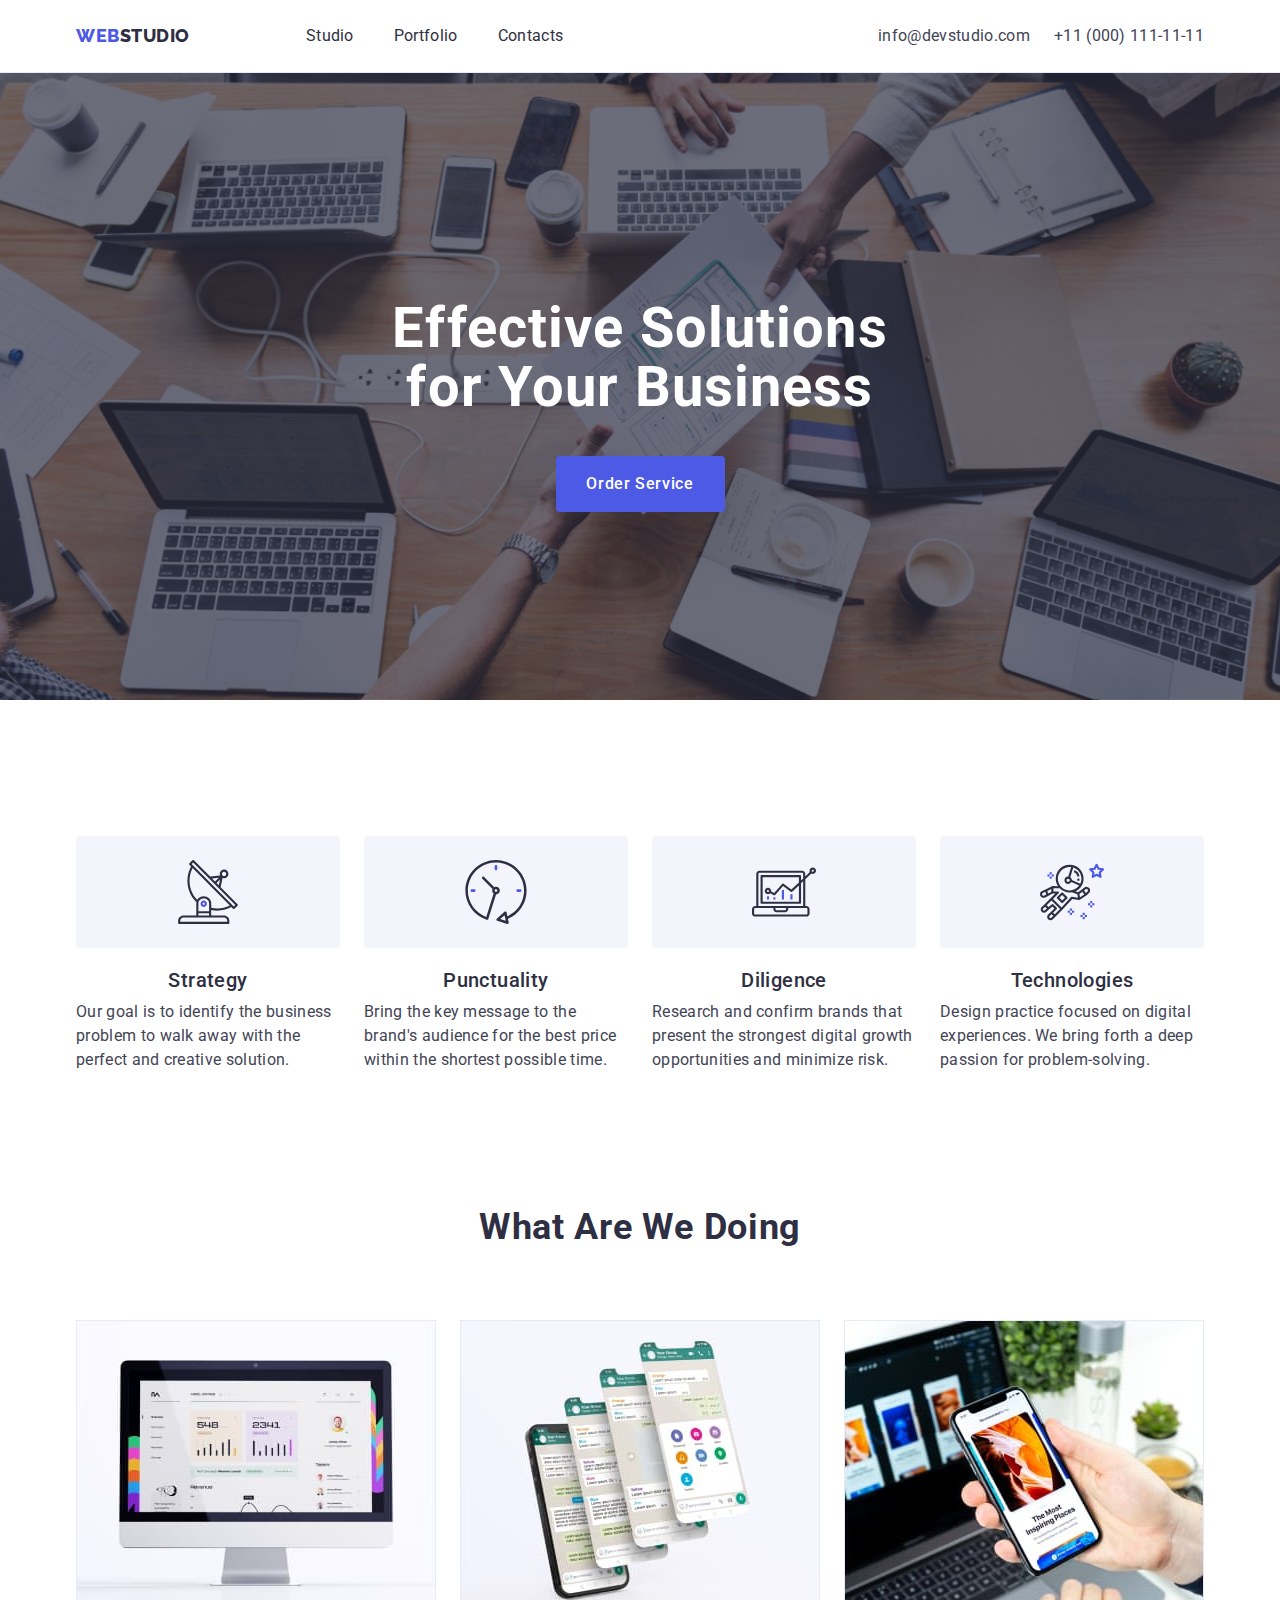
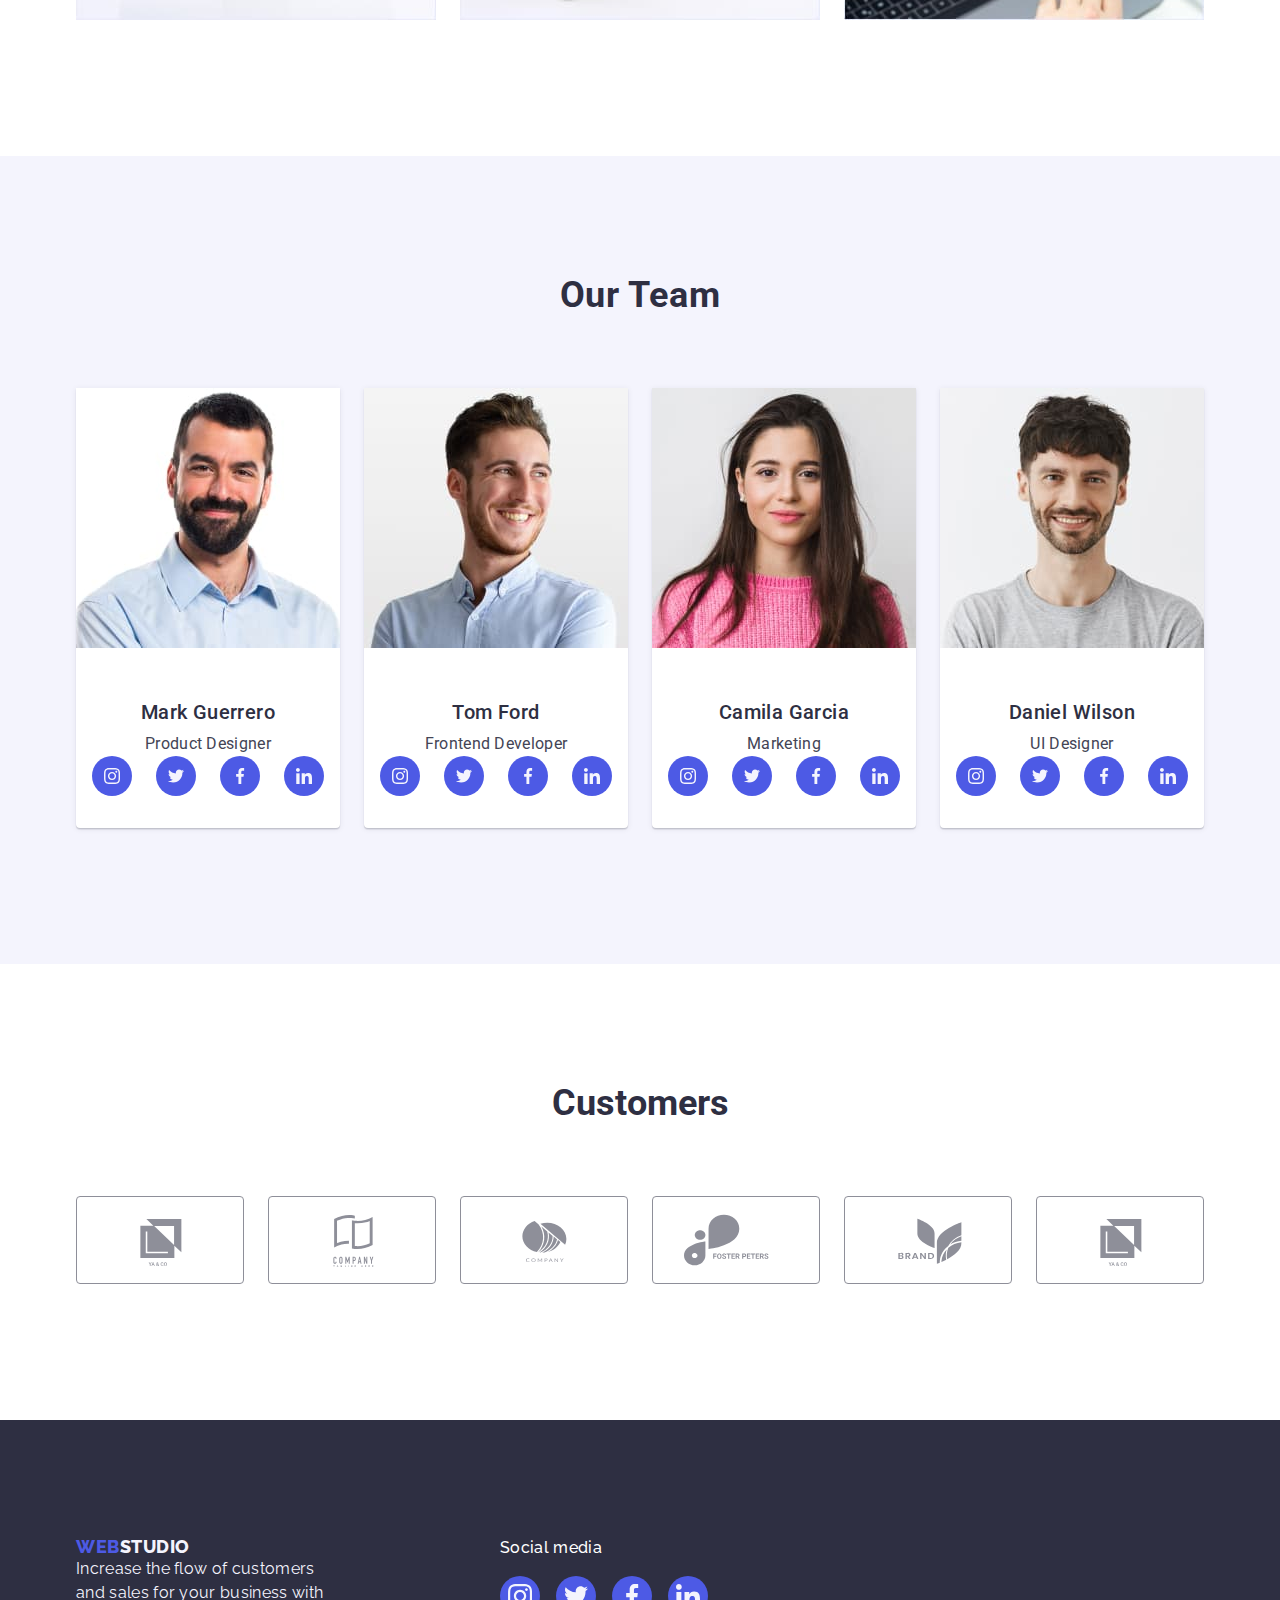
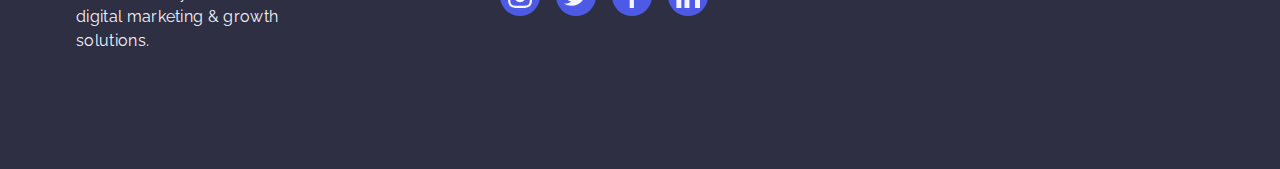
<file: index.html>
<!DOCTYPE html>
<html lang="en">
  <head>
    <meta charset="UTF-8" />
    <meta name="viewport" content="width=device-width, initial-scale=1.0" />
    <link
      rel="stylesheet"
      href="https://cdnjs.cloudflare.com/ajax/libs/modern-normalize/2.0.0/modern-normalize.min.css"
      crossorigin="anonymous"
      referrerpolicy="no-referrer"
    />
    <link rel="preconnect" href="https://fonts.googleapis.com" />
    <link rel="preconnect" href="https://fonts.gstatic.com" crossorigin />
    <link
      href="https://fonts.googleapis.com/css2?family=Raleway:wght@800&family=Roboto:wght@400;500;700;900&display=swap"
      rel="stylesheet"
    />
    <link rel="stylesheet" href="./css/styles.css" />
    <title>Web Studio</title>
  </head>
  <body>
    <!-- header section-->
    <header class="top-header">
      <div class="container header-container">
        <!-- navigation bar -->
        <nav class="main-navigation-container">
          <!-- logo -->
          <a class="logo link" href="./index.html"
            >Web<span class="part-of-logo">Studio</span>
          </a>
          <!-- studio, portofolio, contacts -->
          <ul class="navigation-list list">
            <li>
              <a class="nav-link link" href="./index.html">Studio</a>
            </li>
            <li>
              <a class="nav-link link" href="./portfolio.html">Portfolio</a>
            </li>
            <li>
              <a class="nav-link link" href="">Contacts</a>
            </li>
          </ul>
        </nav>
        <!-- contact adress section -->
        <address class="address-container">
          <ul class="list">
            <li>
              <a class="address-link link" href="mailto:info@devstudio.com"
                >info@devstudio.com</a
              >
            </li>
            <li>
              <a class="address-link link" href="tel:+110001111111"
                >+11 (000) 111-11-11</a
              >
            </li>
          </ul>
        </address>
      </div>
    </header>
    <main>
      <!--hero section-->
      <section class="hero">
        <!--Hero-->
        <div class="hero-container container">
          <h1 class="effective">Effective Solutions for Your Business</h1>
          <button class="button" type="button" data-modal-open>
            Order Service
          </button>
        </div>
      </section>
      <!--two section-->
      <section class="two-section">
        <div class="container">
          <h2 class="visually-hidden">Title</h2>
          <ul class="list">
            <li class="position">
              <div class="icon-list">
                <svg width="64" height="64">
                  <use href="./images/icons.svg#icon-antenna"></use>
                </svg>
              </div>
              <h3 class="strategy">Strategy</h3>
              <p class="phara">
                Our goal is to identify the business problem to walk away with
                the perfect and creative solution.
              </p>
            </li>
            <li class="position">
              <div class="icon-list">
                <svg width="64" height="64">
                  <use href="./images/icons.svg#icon-clock"></use>
                </svg>
              </div>
              <h3 class="strategy">Punctuality</h3>
              <p class="phara">
                Bring the key message to the brand's audience for the best price
                within the shortest possible time.
              </p>
            </li>
            <li class="position">
              <div class="icon-list">
                <svg width="64" height="64">
                  <use href="./images/icons.svg#icon-diagram"></use>
                </svg>
              </div>
              <h3 class="strategy">Diligence</h3>
              <p class="phara">
                Research and confirm brands that present the strongest digital
                growth opportunities and minimize risk.
              </p>
            </li>
            <li class="position">
              <div class="icon-list">
                <svg width="64" height="64">
                  <use href="./images/icons.svg#icon-astronaut"></use>
                </svg>
              </div>
              <h3 class="strategy">Technologies</h3>
              <p class="phara">
                Design practice focused on digital experiences. We bring forth a
                deep passion for problem-solving.
              </p>
            </li>
          </ul>
        </div>
      </section>
      <!--three section-->
      <section class="three-section">
        <div class="main2-container container">
          <h2 class="what">What are we doing</h2>
          <ul class="list-image list">
            <li class="image">
              <img
                src="./images/monitor.jpg"
                alt="un-ecran-de-calculator"
                width="360"
                height="300"
              />
            </li>
            <li class="image">
              <img
                src="./images/telefoane.jpg"
                alt="sunt-3-monitoare-intr-un-ecran"
                width="360"
                height="300"
              />
            </li>
            <li class="image">
              <img
                src="./images/telefon.jpg"
                alt="tine-in-mana-un-android"
                width="360"
                height="300"
              />
            </li>
          </ul>
        </div>
      </section>
      <!--four section Our team-->
      <section class="section-four-container">
        <div class="container">
          <h2 class="what">Our Team</h2>
          <ul class="four list">
            <!-- the first member -->
            <li class="team">
              <img
                src="./images/Mark.jpg"
                alt="barbatul-mark"
                width="264"
                class="photo"
              />
              <div class="team-container">
                <h3 class="strategy">Mark Guerrero</h3>
                <p class="phara p-team">Product Designer</p>
                <ul class="social-list">
                  <li class="social-icon">
                    <a class="social-media-link" href="social-media-link">
                      <svg class="svg-social" width="16" height="16">
                        <use href="./images/icons.svg#icon-instagram"></use>
                      </svg>
                    </a>
                  </li>
                  <li class="social-icon">
                    <a class="social-media-link" href="social-media-link">
                      <svg class="svg-social" width="16" height="16">
                        <use href="./images/icons.svg#icon-twitter"></use>
                      </svg>
                    </a>
                  </li>
                  <li class="social-icon">
                    <a class="social-media-link" href="social-media-link">
                      <svg class="svg-social" width="16" height="16">
                        <use href="./images/icons.svg#icon-facebook"></use>
                      </svg>
                    </a>
                  </li>
                  <li class="social-icon">
                    <a class="social-media-link" href="social-media-link">
                      <svg class="svg-social" width="16" height="16">
                        <use href="./images/icons.svg#icon-linkedin"></use>
                      </svg>
                    </a>
                  </li>
                </ul>
              </div>

              <!-- The second member -->
            </li>

            <li class="team">
              <img
                src="./images/tom.jpg"
                alt="domnul-tom"
                width="264"
                class="photo"
              />
              <div class="team-container">
                <h3 class="strategy">Tom Ford</h3>
                <p class="phara p-team">Frontend Developer</p>
                <ul class="social-list">
                  <li class="social-icon">
                    <a class="social-media-link" href="social-media-link">
                      <svg class="svg-social" width="16" height="16">
                        <use href="./images/icons.svg#icon-instagram"></use>
                      </svg>
                    </a>
                  </li>
                  <li class="social-icon">
                    <a class="social-media-link" href="social-media-link">
                      <svg class="svg-social" width="16" height="16">
                        <use href="./images/icons.svg#icon-twitter"></use>
                      </svg>
                    </a>
                  </li>
                  <li class="social-icon">
                    <a class="social-media-link" href="social-media-link">
                      <svg class="svg-social" width="16" height="16">
                        <use href="./images/icons.svg#icon-facebook"></use>
                      </svg>
                    </a>
                  </li>
                  <li class="social-icon">
                    <a class="social-media-link" href="social-media-link">
                      <svg class="svg-social" width="16" height="16">
                        <use href="./images/icons.svg#icon-linkedin"></use>
                      </svg>
                    </a>
                  </li>
                </ul>
              </div>
            </li>

            <!-- The third member -->
            <li class="team">
              <img
                src="./images/camila.jpg"
                alt="domnisoara-camila"
                width="264"
                class="photo"
              />
              <div class="team-container">
                <h3 class="strategy">Camila Garcia</h3>
                <p class="phara p-team">Marketing</p>
                <ul class="social-list">
                  <li class="social-icon">
                    <a class="social-media-link" href="social-media-link">
                      <svg class="svg-social" width="16" height="16">
                        <use href="./images/icons.svg#icon-instagram"></use>
                      </svg>
                    </a>
                  </li>
                  <li class="social-icon">
                    <a class="social-media-link" href="social-media-link">
                      <svg class="svg-social" width="16" height="16">
                        <use href="./images/icons.svg#icon-twitter"></use>
                      </svg>
                    </a>
                  </li>
                  <li class="social-icon">
                    <a class="social-media-link" href="social-media-link">
                      <svg class="svg-social" width="16" height="16">
                        <use href="./images/icons.svg#icon-facebook"></use>
                      </svg>
                    </a>
                  </li>
                  <li class="social-icon">
                    <a class="social-media-link" href="social-media-link">
                      <svg class="svg-social" width="16" height="16">
                        <use href="./images/icons.svg#icon-linkedin"></use>
                      </svg>
                    </a>
                  </li>
                </ul>
              </div>
            </li>

            <!-- The fourth member -->
            <li class="team">
              <img
                src="./images/daniel.jpg"
                alt="domnul-daniel"
                width="264"
                class="photo"
              />
              <div class="team-container">
                <h3 class="strategy">Daniel Wilson</h3>
                <p class="phara p-team">UI Designer</p>
                <ul class="social-list">
                  <li class="social-icon">
                    <a class="social-media-link" href="social-media-link">
                      <svg class="svg-social" width="16" height="16">
                        <use href="./images/icons.svg#icon-instagram"></use>
                      </svg>
                    </a>
                  </li>
                  <li class="social-icon">
                    <a class="social-media-link" href="social-media-link">
                      <svg class="svg-social" width="16" height="16">
                        <use href="./images/icons.svg#icon-twitter"></use>
                      </svg>
                    </a>
                  </li>
                  <li class="social-icon">
                    <a class="social-media-link" href="social-media-link">
                      <svg class="svg-social" width="16" height="16">
                        <use href="./images/icons.svg#icon-facebook"></use>
                      </svg>
                    </a>
                  </li>
                  <li class="social-icon">
                    <a class="social-media-link" href="social-media-link">
                      <svg class="svg-social" width="16" height="16">
                        <use href="./images/icons.svg#icon-linkedin"></use>
                      </svg>
                    </a>
                  </li>
                </ul>
              </div>
            </li>
          </ul>
        </div>
      </section>

      <!--section five-->
      <section class="section-five-container">
        <div class="container">
          <h2 class="customers">Customers</h2>
          <ul class="list-cutomers">
            <li class="list-icon">
              <a class="client-link" href="">
                <svg width="104" height="56" class="svg-icon">
                  <use href="./images/icons.svg#icon-Logo"></use>
                </svg>
              </a>
            </li>
            <li class="list-icon">
              <a class="client-link" href="">
                <svg width="104" height="56" class="svg-icon">
                  <use href="./images/icons.svg#icon-company1"></use>
                </svg>
              </a>
            </li>
            <li class="list-icon">
              <a class="client-link" href="">
                <svg width="104" height="56" class="svg-icon">
                  <use href="./images/icons.svg#icon-company2"></use>
                </svg>
              </a>
            </li>
            <li class="list-icon">
              <a class="client-link" href="">
                <svg width="104" height="56" class="svg-icon">
                  <use href="./images/icons.svg#icon-group"></use>
                </svg>
              </a>
            </li>
            <li class="list-icon">
              <a class="client-link" href="">
                <svg width="104" height="56" class="svg-icon">
                  <use href="./images/icons.svg#icon-brand"></use>
                </svg>
              </a>
            </li>
            <li class="list-icon">
              <a class="client-link" href="">
                <svg width="104" height="56" class="svg-icon">
                  <use href="./images/icons.svg#icon-Logo"></use>
                </svg>
              </a>
            </li>
          </ul>
        </div>
      </section>
    </main>
    <footer class="footer-container">
      <div class="container s-m-footer">
        <div class="div-element-footer">
          <a href="./index.html" class="logo link"
            >Web<span class="logo-footer-p">Studio</span></a
          >
          <p class="footer-additional-description">
            Increase the flow of customers and sales for your business with
            digital marketing & growth solutions.
          </p>
        </div>
        <div>
          <p class="s-m-phara">Social media</p>
          <ul class="s-m-list">
            <li class="social-icon">
              <a class="footer-link-sm" href="sm-link-footer">
                <svg class="icon-footer" width="24" height="24">
                  <use href="./images/icons.svg#icon-instagram"></use>
                </svg>
              </a>
            </li>
            <li class="social-icon">
              <a class="footer-link-sm" href="sm-link-footer">
                <svg class="icon-footer" width="24" height="24">
                  <use href="./images/icons.svg#icon-twitter"></use>
                </svg>
              </a>
            </li>
            <li class="social-icon">
              <a class="footer-link-sm" href="sm-link-footer">
                <svg class="icon-footer" width="24" height="24">
                  <use href="./images/icons.svg#icon-facebook"></use>
                </svg>
              </a>
            </li>
            <li class="social-icon">
              <a class="footer-link-sm" href="sm-link-footer">
                <svg class="icon-footer" width="24" height="24">
                  <use href="./images/icons.svg#icon-linkedin"></use>
                </svg>
              </a>
            </li>
          </ul>
        </div>
      </div>
    </footer>
    <div class="footer-modal-container is-hidden" data-modal>
      <div class="modal-button">
        <button class="button-open-close" type="button" data-modal-close>
          <svg class="svg-icon" width="8" height="8">
            <use href="./images/icons.svg#icon-close-black"></use>
          </svg>
        </button>
      </div>
    </div>
    <script src="./js/modal.js"></script>
  </body>
</html>
</file>
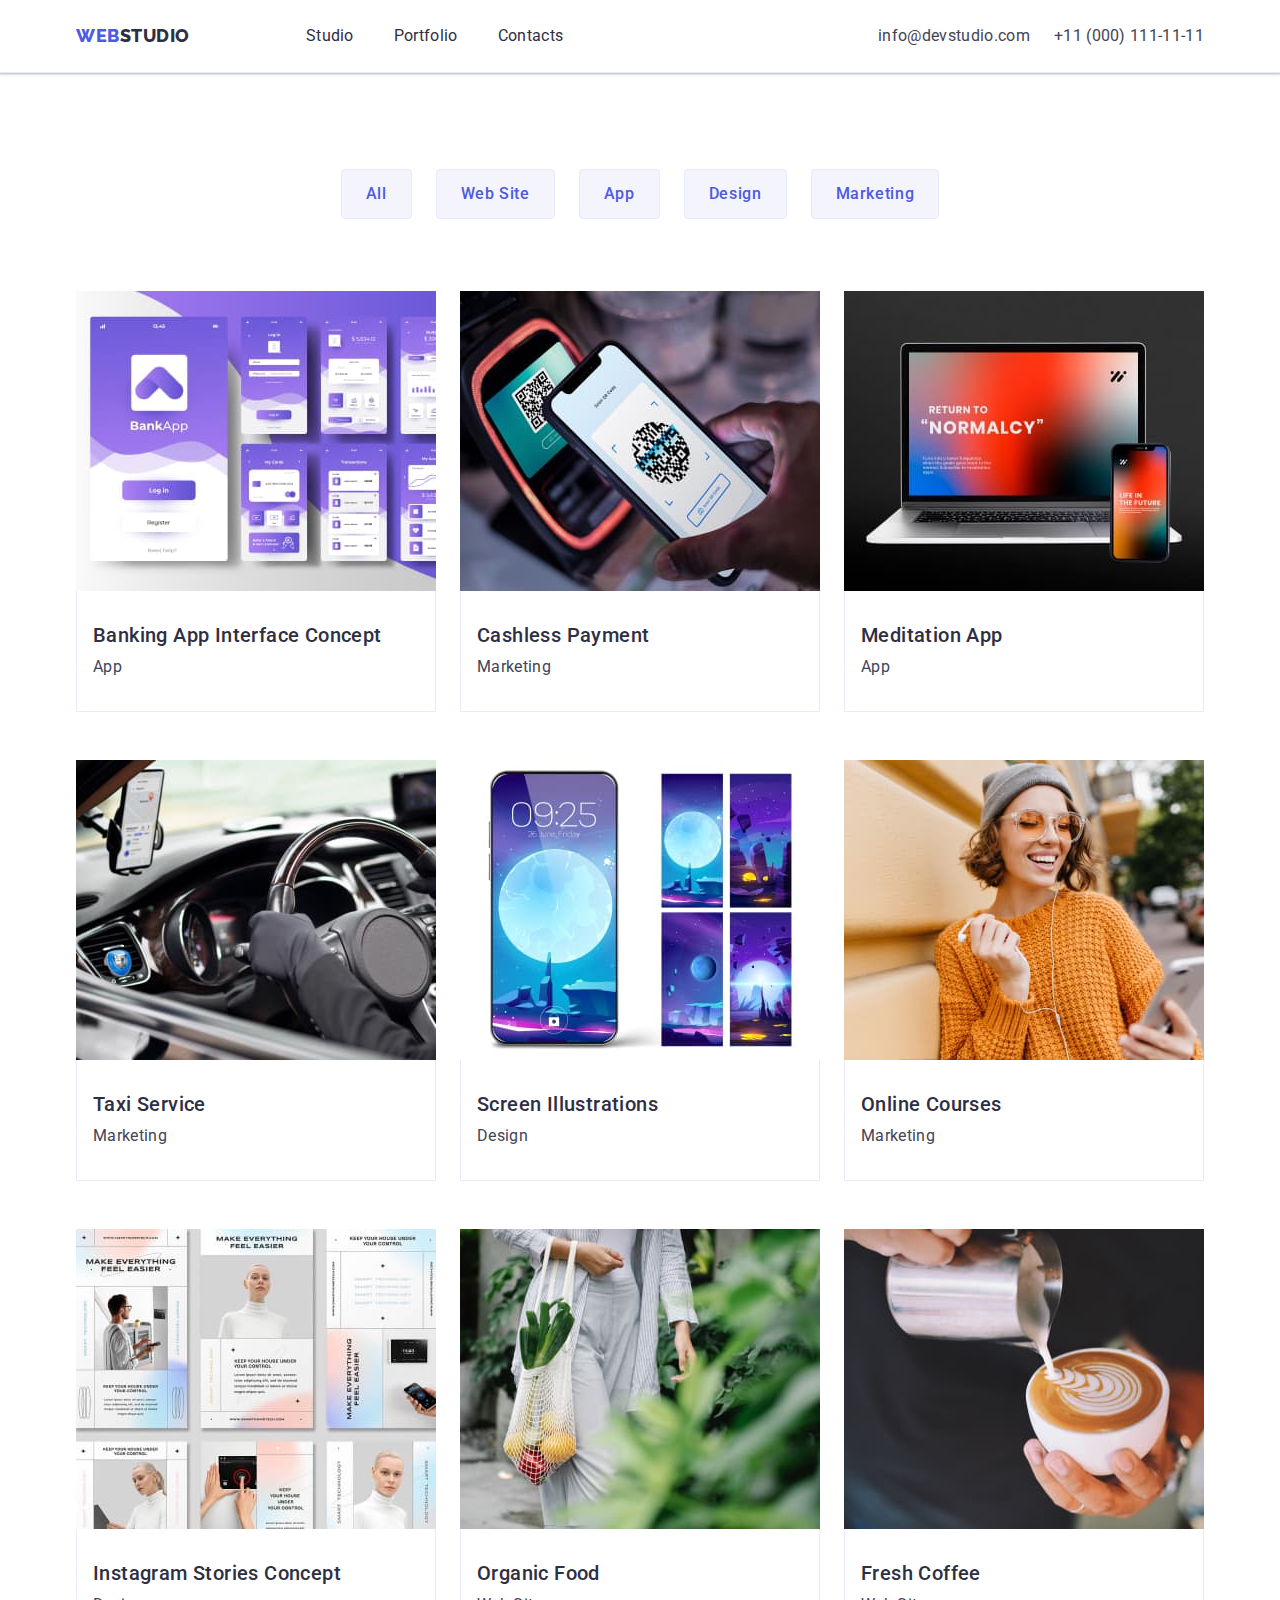
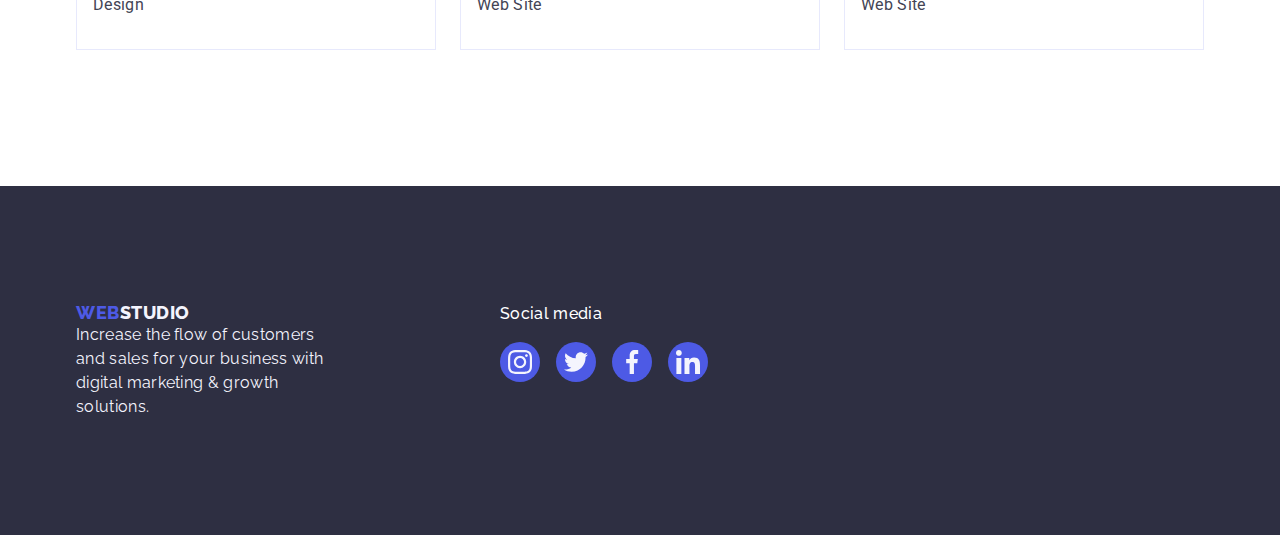
<file: portfolio.html>
<!DOCTYPE html>
<html lang="en">
  <head>
    <meta charset="UTF-8" />
    <meta name="viewport" content="width=device-width, initial-scale=1.0" />
    <link
      rel="stylesheet"
      href="https://cdnjs.cloudflare.com/ajax/libs/modern-normalize/2.0.0/modern-normalize.min.css"
      crossorigin="anonymous"
      referrerpolicy="no-referrer"
    />
    <link rel="preconnect" href="https://fonts.googleapis.com" />
    <link rel="preconnect" href="https://fonts.gstatic.com" crossorigin />
    <link
      href="https://fonts.googleapis.com/css2?family=Raleway:wght@800&family=Roboto:wght@400;500;700;900&display=swap"
      rel="stylesheet"
    />
    <link rel="stylesheet" href="./css/styles.css" />
    <title>Portfolio</title>
  </head>

  <body class="body-section">
    <!-- header section -->
    <header class="top-header">
      <!-- navigation bar -->
      <div class="container header-container">
        <nav class="main-navigation-container">
          <!-- logo -->
          <a class="logo link" href="./index.html"
            >Web<span class="part-of-logo">Studio</span>
          </a>
          <!-- studio, portofolio, contacts -->
          <ul class="navigation-list list">
            <li>
              <a class="nav-link link" href="./index.html">Studio</a>
            </li>
            <li>
              <a class="nav-link link" href="./portfolio.html">Portfolio</a>
            </li>
            <li>
              <a class="nav-link link" href="">Contacts</a>
            </li>
          </ul>
        </nav>
        <!-- contact adress section -->
        <address class="address-container">
          <ul class="list">
            <li>
              <a class="address-link link" href="mailto:info@devstudio.com"
                >info@devstudio.com</a
              >
            </li>
            <li>
              <a class="address-link link" href="tel:+110001111111"
                >+11 (000) 111-11-11</a
              >
            </li>
          </ul>
        </address>
      </div>
    </header>
    <main>
      <!--Buton section-->
      <section class="porto-section">
        <div class="div-porto container">
          <h1 class="visually-hidden">titlu</h1>
          <ul class="porto-list list">
            <li><button class="navi-menu porto-button" type="button">All</button></li>
            <li>
              <button class="navi-menu porto-button" type="button">Web Site</button>
            </li>
            <li><button class="navi-menu porto-button" type="button">App</button></li>
            <li><button class="navi-menu porto-button" type="button">Design</button></li>
            <li>
              <button class="navi-menu porto-button" type="button">Marketing</button>
            </li>
          </ul>
          <!-- image section -->
          <ul class="image-section list">
            <li class="aspect-image">
              <a  class="link portfolio-link" href="">
                <div class="image-container">
                  <img
                  src="./images/web-design.jpg"
                  alt="Page-design"
                  width="360"
                />
                <p class="overlay-paragraph">
                  14 Stylish and User-Friendly App Design Concepts · Task
                  Manager App · Calorie Tracker App · Exotic Fruit Ecommerce
                  App · Cloud Storage App
                </p>
              </div>
                <div class="container-elements">
                  <h2 class="portfolio-titles">
                    Banking App Interface Concept
                  </h2>
                  <p class="phara">App</p>
                </div></a
              >
            </li>
            <li class="aspect-image"> 
              <a class="link portfolio-link" href="">
                <div class="image-container">
                <img
                  src="./images/telefon-qr.jpg"
                  alt="pay-phone"
                  width="360"
                />
                <p class="overlay-paragraph">
                  14 Stylish and User-Friendly App Design Concepts · Task
                  Manager App · Calorie Tracker App · Exotic Fruit Ecommerce
                  App · Cloud Storage App
                </p>
              </div>
                <div class="container-elements">
                  <h2 class="portfolio-titles">Cashless Payment</h2>
                  <p class="phara">Marketing</p>
                </div></a
              >
            </li>
            <li class="aspect-image">
              <a class="link portfolio-link" href="">
                <div class="image-container">
                <img
                  src="./images/laptop-telefon.jpg"
                  alt="Laptop-phone"
                  width="360"
                />
                <p class="overlay-paragraph">
                  14 Stylish and User-Friendly App Design Concepts · Task
                  Manager App · Calorie Tracker App · Exotic Fruit Ecommerce
                  App · Cloud Storage App
                </p>
              </div>
                <div class="container-elements">
                  <h2 class="portfolio-titles">Meditation App</h2>
                  <p class="phara">App</p>
                </div></a
              >
            </li>
            <li class="aspect-image">
              <a class="link portfolio-link" href="">
                <div class="image-container">
                <img src="./images/taxi.jpg" alt="taxi" width="360" />
                <p class="overlay-paragraph">
                  14 Stylish and User-Friendly App Design Concepts · Task
                  Manager App · Calorie Tracker App · Exotic Fruit Ecommerce
                  App · Cloud Storage App
                </p>
              </div>
                <div class="container-elements">
                  <h2 class="portfolio-titles">Taxi Service</h2>
                  <p class="phara">Marketing</p>
                </div></a
              >
            </li>
            <li class="aspect-image">
              <a class="link portfolio-link" href="">
                <div class="image-container">
                <img src="./images/blue-phone.jpg" alt="design" width="360" />
                <p class="overlay-paragraph">
                  14 Stylish and User-Friendly App Design Concepts · Task
                  Manager App · Calorie Tracker App · Exotic Fruit Ecommerce
                  App · Cloud Storage App
                </p>
              </div>
                <div class="container-elements">
                  <h2 class="portfolio-titles">Screen Illustrations</h2>
                  <p class="phara">Design</p>
                </div></a
              >
            </li>
            <li class="aspect-image">
              <a class="link portfolio-link" href="">
                <div class="image-container">
                <img src="./images/girl.jpg" alt="online-corse" width="360" />
                <p class="overlay-paragraph">
                  14 Stylish and User-Friendly App Design Concepts · Task
                  Manager App · Calorie Tracker App · Exotic Fruit Ecommerce
                  App · Cloud Storage App
                </p>
              </div>
                <div class="container-elements">
                  <h2 class="portfolio-titles">Online Courses</h2>
                  <p class="phara">Marketing</p>
                </div></a
              >
            </li>
            <li class="aspect-image">
              <a class="link portfolio-link" href="">
                <div class="image-container">
                <img src="./images/page.jpg" alt="Instagram" width="360" />
                <p class="overlay-paragraph">
                  14 Stylish and User-Friendly App Design Concepts · Task
                  Manager App · Calorie Tracker App · Exotic Fruit Ecommerce
                  App · Cloud Storage App
                </p>
              </div>
                <div class="container-elements">
                  <h2 class="portfolio-titles">Instagram Stories Concept</h2>
                  <p class="phara">Design</p>
                </div></a
              >
            </li>
            <li class="aspect-image">
              <a class="link portfolio-link" href="">
                <div class="image-container">
                <img src="./images/fruit.jpg" alt="organic-food" width="360" />
                <p class="overlay-paragraph">
                  14 Stylish and User-Friendly App Design Concepts · Task
                  Manager App · Calorie Tracker App · Exotic Fruit Ecommerce
                  App · Cloud Storage App
                </p>
              </div>
                <div class="container-elements">
                  <h2 class="portfolio-titles">Organic Food</h2>
                  <p class="phara">Web Site</p>
                </div></a
              >
            </li>
            <li class="aspect-image">
              <a  class="link portfolio-link" href="">
                <div class="image-container">
                <img src="./images/caffe.jpg" alt="coffee" width="360" />
                <p class="overlay-paragraph">
                  14 Stylish and User-Friendly App Design Concepts · Task
                  Manager App · Calorie Tracker App · Exotic Fruit Ecommerce
                  App · Cloud Storage App
                </p>
              </div>
                <div class="container-elements">
                  <h2 class="portfolio-titles">Fresh Coffee</h2>
                  <p class="phara">Web Site</p>
                </div></a
              >
            </li>
          </ul>
        </div>
      </section>
    </main>
    <footer class="footer-container">
      <div class="container s-m-footer">
        <div class="div-element-footer">
          <a href="./index.html" class="logo link"
            >Web<span class="logo-footer-p">Studio</span></a
          >
          <p class="footer-additional-description">
            Increase the flow of customers and sales for your business with
            digital marketing & growth solutions.
          </p>
        </div>
        <div>
          <p class="s-m-phara">Social media</p>
          <ul class="s-m-list">
            <li class="social-icon">
              <a class="footer-link-sm" href="sm-link-footer">
                <svg class="icon-footer" width="24" height="24">
                  <use href="./images/icons.svg#icon-instagram"></use>
                </svg>
              </a>
            </li>
            <li class="social-icon">
              <a class="footer-link-sm" href="sm-link-footer">
                <svg class="icon-footer" width="24" height="24">
                  <use href="./images/icons.svg#icon-twitter"></use>
                </svg>
              </a>
            </li>
            <li class="social-icon">
              <a class="footer-link-sm" href="sm-link-footer">
                <svg class="icon-footer" width="24" height="24">
                  <use href="./images/icons.svg#icon-facebook"></use>
                </svg>
              </a>
            </li>
            <li class="social-icon">
              <a class="footer-link-sm" href="sm-link-footer">
                <svg class="icon-footer" width="24" height="24">
                  <use href="./images/icons.svg#icon-linkedin"></use>
                </svg>
              </a>
            </li>
          </ul>
        </div>
      </div>
    </footer>
    <div class="footer-modal-container is-hidden" data-modal>
      <div class="modal-button">
        <button class="Button-open-close" type="button" data-modal-close>
          <svg class="svg-icon" width="8" height="8">
            <use href="./images/icons.svg#icon-close-black"></use>
          </svg>
        </button>
      </div>
    </div>
    <script src="./js/modal.js"></script>
  </body>
</html>
</file>
<file: css/styles.css>
:root{
    --IRIS: #4D5AE5;
        --NAVY-BLUE: #2E2F42;
        --WHITE: #FFFFFF;
        --SLATE: #434455;
        --CLOUD: #F4F4FD;
        --OCEAN: #404BBF;
        --cornflower:#e7e9fc;
        --icon-color:#8e8f99;
}
img{
    display: block;
}
.logo {
    margin-right: 76px;
    color: var(--IRIS);         
        font-size: 18px;
        font-family: "Raleway", sans-serif;
        font-weight: 800;
        text-transform: uppercase;
        line-height: 1.17;
        text-decoration: none; 
        letter-spacing: 0.03em;
        display: inline-block;
}

.part-of-logo {
        color: #2e2f42;
        font-size: 18px;
        font-family: Raleway;
        font-weight: 800;
        text-transform: uppercase;
        line-height: 1.17;
        letter-spacing: 0.03em
}
.top-header {
    border-bottom: 1px solid #e7e9fc;
    box-shadow: 0px 2px 1px rgba(46, 47, 66, 0.08),
        0px 1px 1px rgba(46, 47, 66, 0.16),
        0px 1px 6px rgba(46, 47, 66, 0.08);
}

.container{
    padding-left: 15px;
    padding-right: 15px;
    width: 1158px;
    margin: 0 auto;
    align-content: center;
}
.header-container{
    display: flex;
    justify-content: space-between;
}
.main-navigation-container{
    display: flex;
    gap: 40px;
    align-items: center;
}
ul{
    list-style: none;
    text-decoration: none;
}
/* section body style */
.body-section{
    font-family: "Roboto", sans-serif;
    color: var(--SLATE);
    background-color: var(--WHITE);

}
p {
    margin: 0;
}
h2 {
    margin: 0;
}
.image-section .aspect-image:first-child .link {
    transition: box-shadow 250ms cubic-bezier(0.4, 0, 0.2, 1);
}

.image-section .aspect-image:first-child .link:hover {
    transform: translateY(0%);
}

.image-section .aspect-image:first-child .link:focus {
    transform: translateY(0%);
}
.link {
    text-decoration: none;
    display: inline-block;
    display: block;
    position: relative;
    transition: color 250ms cubic-bezier(0.4, 0, 0.2, 1);
    transition: box-shadow 250ms cubic-bezier(0.4, 0, 0, 0.2, 1);
}
.link::after {
    content: '';
    position: absolute;
    left: 0;
    bottom: -1px;
    height: 4px;
    background-color: #404bbf;
    border-radius: 2px;
}
.link:hover{
    color: #404bbf;
}
.link:focus{
    color: #404bbf;
}
.link:hover p {
    transform: translateY(0%);
  }
  
  .link:focus p {
    transform: translateY(0%);
  }
.address-list{
    display: flex;
    gap: 40px;
}

.list li:last-child {
    margin-right: 0;
}

.list {
    list-style: none;
    display: flex;
    gap: 24px;
    padding: 0;
}
.address-container {
    font-style: normal;
    list-style-type: none;
    display: flex;
    align-items: center;
    gap: 24px;
}

.address-link {
    line-height: 1.5;
    letter-spacing: 0.02em;
    color: var(--SLATE);
    transition: color 250ms cubic-bezier(0.4, 0, 0.2, 1);
}

.address-link:hover {
    color:#404bbf
}
.hero {
    background-color: var(--NAVY-BLUE);
    padding: 188px 0 188px;
    background-image: linear-gradient(rgba(46, 47, 66, 0.7), rgba(46, 47, 66, 0.7)), url(../images/people-office.jpg);
    max-width: 1440px;
    background-repeat: no-repeat;
    background-position: center;
    background-size: cover;
}

.hero-container{
    display: flex;
    flex-direction: column;
    align-items: center;
    justify-content: center;
    
}
.aparence{
    font-size: 56px;
    line-height: 1.07;
    text-align: center;
    letter-spacing: 0.02em;
    color: #ffffff;
} 
/*buttons section*/
.porto-section{
    padding-top: 96px;
    padding-bottom: 120px;
}
.porto-list{
    display: flex;
    justify-content: center;
    gap: 24px;
    margin: 0 auto;
    margin-bottom: 72px;
}
.navigation-list{
    margin: 0;
    font-style: normal;
    list-style-type: none;
    display: flex;
    align-items: center;
    gap: 40px;

}
.image-container{
    position: relative;
    overflow: hidden;
}
.navi-menu {
    font-family: "Roboto", sans-serif;
    font-weight: 500;
    font-size: 16px;
    line-height: 1.5;
    letter-spacing: 0.04em;
    color: var(--IRIS);
    background-color: #f4f4fd;
    cursor: pointer;
    padding: 12px 24px;
    border-radius: 4px;
    border: 1px solid #e7e9fc;
    transition: color 250ms cubic-bezier(0.4, 0, 0.2, 1), background-color 250ms cubic-bezier(0.4, 0, 0.2, 1), border-color 250ms cubic-bezier(0.4, 0, 0.2, 1), box-shadow 250ms cubic-bezier(0.4, 0, 0.2, 1);

}
.navi-menu:hover {
    color: #fff;
    background-color: #404bbf;
    border: 1px solid transparent;
    box-shadow: 0px 3px 1px rgba(0, 0, 0, 0.1), 0px 2px 1px rgba(0, 0, 0, 0.08),
            0px 2px 2px rgba(0, 0, 0, 0.12);
}

.navi-menu:focus {
    color: #fff;
    background-color: #404bbf;
    border: 1px solid transparent;
    box-shadow: 0px 3px 1px rgba(0, 0, 0, 0.1), 0px 2px 1px rgba(0, 0, 0, 0.08), 0px 2px 2px rgba(0, 0, 0, 0.12);
}
/*Button - first section*/

.button {
    background-color: #4D5AE5;
    font-family: "Roboto", sans-serif;
    font-weight: 500;
    font-size: 16px;
    line-height: 1.5;
    letter-spacing: 0.04em;
    color: #ffffff;
    cursor: pointer;
    display: block;
    min-width: 169px;
    height: 56px;
    border:none;
    border-radius: 4px;
    transition: background-color 250ms cubic-bezier(0.4, 0, 0.2, 1);
}
.image-section{
    display: flex;
    flex-wrap: wrap;
    column-gap: 24px;
    row-gap: 48px;
    padding: 0;
}
.portfolio-link {display: block;
    transition: box-shadow 250ms cubic-bezier(0.4, 0, 0.2, 1);
}
.portfolio-link:hover,
.portfolio-link:focus {box-shadow: 0px 1px 6px rgba(46, 47, 66, 0.08),
    0px 1px 1px rgba(46, 47, 66, 0.16),
    0px 2px 1px rgba(46, 47, 66, 0.08);
    transform: translateY(0%);

}
.portfolio-link:hover .overlay-paragraph {
    transform: translateY(0);
}

.portfolio-link:focus .overlay-paragraph {
    transform: translateY(0); 
}
.overlay-paragraph {
    position: absolute;
    top: 0;
    left: 0;
    width: 100%;
    height: 100%;
    transform: translateY(100%);
    font-size: 16px;
    line-height: 1.5;
    letter-spacing: 0.02em;
    color: var(--CLOUD);
    padding: 40px 32px;
    background-color: #4d5ae5;
    transition: transform 250ms cubic-bezier(0.4, 0, 0.2, 1);
    }
.aspect-image{
    flex-basis: calc((100% - 48px) / 3);
}
.button:hover,
.button:focus {
    background-color: #404bbf;
}
.container-elements{
    padding: 32px 16px;
    border: 1px solid var(--cornflower);
    border-top: none;
}
.portfolio-titles{
    margin-bottom: 8px;
}

/*section 2*/
.icon-list{
    display: flex;
    align-items:center;
    justify-content:center;
    height: 112px;
    background-color: var(--CLOUD);
    border-radius: 4px;
    margin-bottom: 8px;
 }
.position {
    width: 100%;
    min-width: 264px;
}
.two-section{
    padding-top: 120px;
    padding-bottom: 120px;
}
.title-list {
    font-weight: 500;
    font-size: 20px;
    line-height: 1.2;
    letter-spacing: 0.02em;
    color: #2e2f42;
}



a{
    text-decoration: none;
}
.footer-container {
    background-color: var(--NAVY-BLUE);
    font-family: 'Raleway', sans-serif;
    line-height: 1.17;
    padding: 100px 0;
}
 .logo-footer-p {
     color: #f4f4fd;
 }
body {
    font-family: "Roboto", sans-serif;
    color: #434455;
    background-color:var(--WHITE);
    margin: 0;
}
.nav-link {
    text-decoration: none;
font-size: 16px;
    font-weight: 400;
    line-height: 1.5;
    letter-spacing: 0.02em;
    color: #2E2F42;
    padding: 24px 0;
    /* color: #404bbf; */
}
.nav-link:hover {
    color: #404bbf;

}
/* .nav-link:active{
    color: #2E2F42;
} */
.nav-link:focus {
    color: #404bbf;
}
.portfolio-titles{
    font-weight: 500;
        font-size: 20px;
        line-height: 1.2;
        letter-spacing: 0.02em;
        color:var(--NAVY-BLUE);
        margin-bottom: 8px;
}
/*  section one*/
.effective {
    font-size: 56px;
    line-height: 1.07;
    text-align:center;
    letter-spacing: 0.02em;
    color: #ffffff;
    max-width: 496px;
}
 /* section two */
 .what {
    font-size: 36px;
        line-height: 1.11;
        text-align: center;
        letter-spacing: 0.02em;
        text-transform: capitalize;
        color: var(--NAVY-BLUE);
        margin-bottom: 72px;
 }
 .visually-hidden {
     position: absolute;
     width: 1px;
     height: 1px;
     margin: -1px;
     padding: 0;
     white-space: nowrap;
     clip-path: inset(100%);
     overflow: hidden;
     clip: rect(0, 0, 0, 0);
     border: 0;
 }
 .phara {
    font-size: 16px;
    line-height: 1.5;
    letter-spacing: 0.02em;
    color: var(--SLATE);
    border-left: px solid #E7E9FC;
        border-right: px solid #E7E9FC;
        text-align: left;
    /* margin-bottom: 16px; */
 }
 .phara:focus,
 .phara:hover{
    transform: translateY(0%);
 }
 .p-team {
     text-align: center;
 }
 /* section three */
 .list-image {
     display: flex;
     gap: 24px;
 }
 .image{
    flex-basis: calc((100%-48) / 3);
}
 .three-section{
    padding-bottom: 120px;
 }
 .strategy {
        font-weight: 500;
        font-size: 20px;
        line-height: 1.2;
        letter-spacing: 0.02em;
        color: #2e2f42;
        margin-bottom: 8px;
        text-align: center;

 }
 /* section four */
 .section-four-container {
    background-color: #f4f4fd;
    padding: 120px 0;
 }
 .team-container{
    padding: 32px 0;
 }
 .four{
    display: flex;
    gap: 24px;
 }
 .name{
    background-color: #ffffff;
 }
 .white-title{
    background-color: #FFFFFF;
 }
 .footer-additional-description {
    line-height: 1.5;
    color:var(--CLOUD);
    letter-spacing: 0.02em;
    max-width: 264px;
    margin-bottom: 16px;
 }
.team {
    width: calc((100% - 72px) / 4);
    border-radius: 0px 0px 4px 4px;
    background: var(--WHITE, #fff);
    box-shadow: 0px 2px 1px 0px rgba(46, 47, 66, 0.08),
            0px 1px 1px 0px rgba(46, 47, 66, 0.16),
            0px 1px 6px 0px rgba(46, 47, 66, 0.08);
}
.social-list{
    padding: 0;
    display: flex;
    justify-content: center;
    gap: 24px;
}
.social-media-link{
    width: 100%;
    height: 100%;
    background-color: var(--IRIS);
    border-radius: 50%;
    display: flex;
    align-items: center;
    justify-content:center;
    transition: background-color 250ms cubic-bezier(0.4, 0, 0.2, 1);
}
.social-media-link:hover{
    background-color: #404bbf;
}
.social-media-link:focus{
    background-color: #404bbf;
}
.social-icon{
    width: 40px;
    height: 40px;
}
.svg-social{
    fill: var(--CLOUD);
}
/* section five */
.section-five-container{
    padding-top: 120px;
    padding-bottom: 120px;
}
.customers {

    margin-bottom: 72px;
    font-size: 36px;
    line-height: 1.11;
    color:var(--NAVY-BLUE);
    text-align: center;
}
.list-cutomers {
    display: flex;
    gap: 24px;
    padding: 0;
}
.list-icon {
    width: calc((100% - 120px) / 6);
    height: 88px;
}
.client-link{
    width: 100%;
    height: 100%;
    border: 1px solid #8e8f99;
    border-radius: 4px;
    display: flex;
    align-items: center;
    justify-content: center;
    color: var(--icon-color); 
    transition: border-color 250ms cubic-bezier(0.4, 0, 0.2, 1), color 250ms cubic-bezier(0.4, 0, 0.2, 1);  
}
.client-link:hover{
    border-color: #404bbf;
    color: #404BBF;
}
.client-link:focus {
    background-color: #404bbf;
    border-color: #404bbf;
    color: #404BBF;
}
.svg-icon{
    transition: fill 250ms cubic-bezier(0.4, 0, 0.2, 1);
}
.svg-icon:hover;
.svg-icon:focus {
    fill: #ffffff;
}
/* footer */

.s-m-footer{
    display: flex;
    align-items: baseline;
    letter-spacing: 0.02em;
    transition: background-color 250ms cubic-bezier(0.4, 0, 0.2, 1);
}
.footer-link-sm{
    width: 100%;
    height: 100%;
    background-color: var(--IRIS);
    border-radius: 50%;
    display: flex;
    align-items: center;
    justify-content: center;
    transition: background-color 250ms cubic-bezier(0.4, 0, 0.2, 1);

}
.footer-link-sm:hover{
background-color: #31d0aa;
}
.footer-link-sm:focus{
background-color: #31d0aa;
}
.icon-footer{
    fill:var(--CLOUD);
}
.s-m-phara{
    font-weight: 500;
    font-size: 16px;
    line-height: 1.5;
    letter-spacing: 0.02em;
    color:var(--WHITE);
    margin-left: 40px;
    max-width: 264px;
    margin-top: 16px;
}
.div-element-footer{
    margin-right: 120px;
}
.s-m-list{
    display: flex;
    gap: 16px;
    list-style-type: none;
}
.footer-modal-container {
    position: fixed;
    top: 0;
    left: 0;
    width: 100%;
    height: 100%;
    background-color: rgba(46, 47, 66, 0.4);
    transition: opacity 250ms cubic-bezier(0.4, 0, 0.2, 1), visibility 250ms cubic-bezier(0.4, 0, 0.2, 1);

}
.is-hidden{
    opacity: 0;
    visibility: hidden;
    pointer-events: none;
}
.modal-button{
    position: absolute;
    top: 50%;
    left: 50%;
    transform: translate(-50%, -50%) scale(1);
    width: 408px;
    min-height: 584px;
    background-color: #fcfcfc;
    border-radius: 4px;
    flex-shrink: 0;
    box-shadow: 0px 2px 1px 0px rgba(0, 0, 0, 0.20), 0px 1px 3px 0px rgba(0, 0, 0, 0.12), 0px 1px 1px 0px rgba(0, 0, 0, 0.14);
    transform: translate(-50%, -50%);
    transition: transform 250ms cubic-bezier(0.4, 0, 0.2, 1);
}
.button-open-close {
    position: absolute;
    top: 24px;
    right: 24px;
    width: 24px;
    height: 24px;
    border-radius: 50%;
    display: flex;
    align-items: center;
    justify-content: center;
    background-color: #e7e9fc;
    border: 1px solid rgba(0, 0, 0, 0.1);
    padding: 0;
    cursor: pointer;
    transform: translate(-50%, -50%);
    transition: background-color 250ms cubic-bezier(0.4, 0, 0.2, 1), border 250ms cubic-bezier(0.4, 0, 0.2, 1);
}
.button-open-close:hover,
.button-open-close:focus {
background-color: #404bbf;
border: none;
fill: #ffffff
}
</file>
